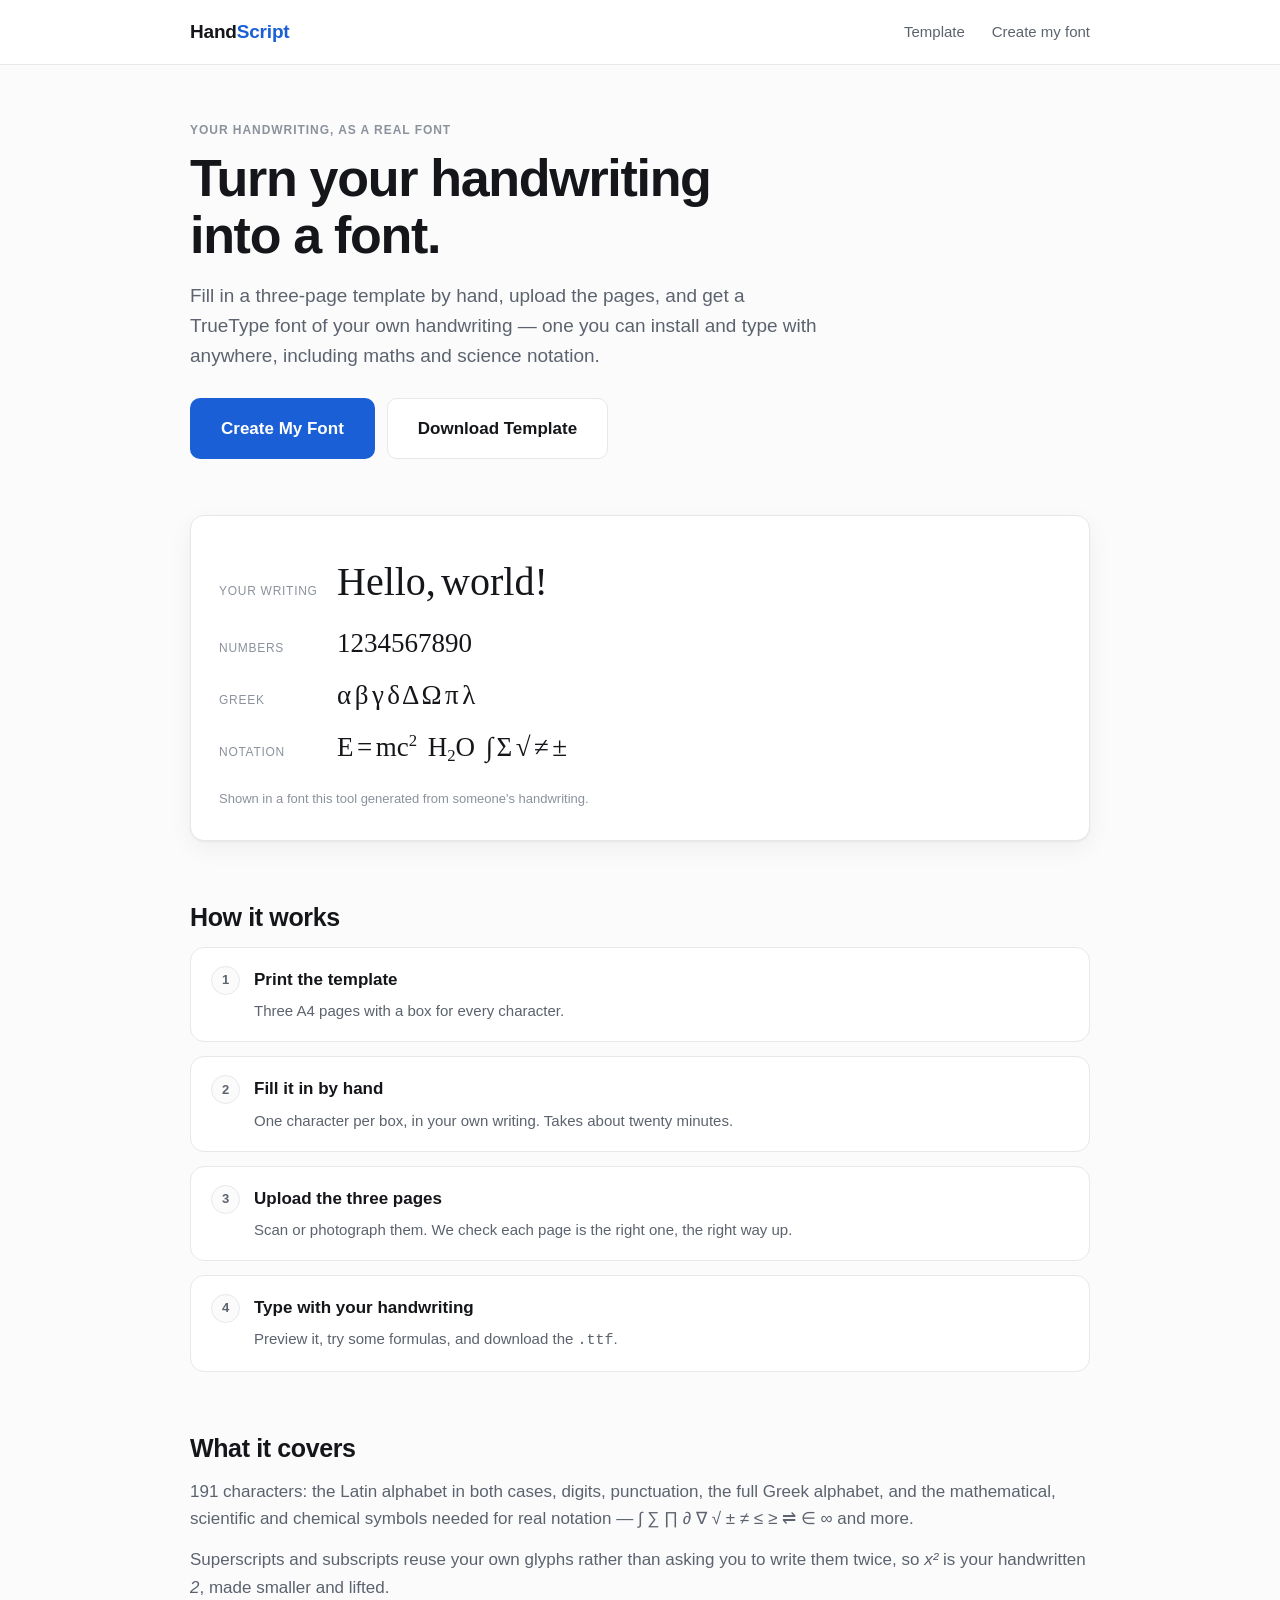
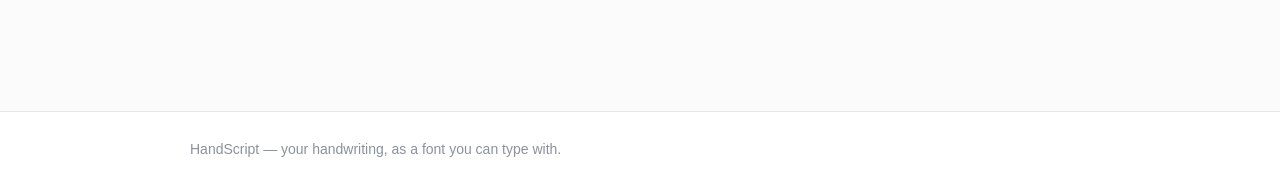
<file: frontend/index.html>
<!DOCTYPE html>
<html lang="en">
<head>
<meta charset="utf-8">
<meta name="viewport" content="width=device-width, initial-scale=1">
<title>HandScript — turn your handwriting into a font</title>
<link rel="stylesheet" href="css/app.css">
<script src="js/config.js"></script>
<script>
document.write(
  '<style>@font-face { font-family: "UserHand"; ' +
  'src: url("' + window.API_BASE + '/demo-font.ttf") format("truetype"); ' +
  'font-display: swap; }</style>'
);
</script>
</head>
<body>
<header class="site-header">
  <div class="wrap">
    <a class="brand" href="index.html">Hand<span>Script</span></a>
    <nav>
      <a href="template.html">Template</a>
      <a href="upload.html">Create my font</a>
    </nav>
  </div>
</header>

<main>
  <div class="wrap">
    <p class="eyebrow">Your handwriting, as a real font</p>
    <h1>Turn your handwriting<br>into a font.</h1>
    <p class="lead">
      Fill in a three-page template by hand, upload the pages, and get a
      TrueType font of your own handwriting — one you can install and type with
      anywhere, including maths and science notation.
    </p>

    <div class="btn-row">
      <a class="btn btn-lg" href="upload.html">Create My Font</a>
      <a class="btn btn-lg btn-secondary" id="template-link" href="#">Download Template</a>
    </div>

    <div class="section specimen">
      <div class="specimen-row"><span class="label">Your writing</span>
        <span class="hand">Hello, world!</span></div>
      <div class="specimen-row"><span class="label">Numbers</span>
        <span class="hand hand-sm">1234567890</span></div>
      <div class="specimen-row"><span class="label">Greek</span>
        <span class="hand hand-sm">α β γ δ Δ Ω π λ</span></div>
      <div class="specimen-row"><span class="label">Notation</span>
        <span class="hand hand-sm">E = mc<span class="sup">2</span> &nbsp; H<span class="sub">2</span>O &nbsp; ∫ Σ √ ≠ ±</span></div>
      <p style="margin:16px 0 0;font-size:13px;color:var(--faint)">
        Shown in a font this tool generated from someone's handwriting.
      </p>
    </div>

    <div class="section">
      <h2>How it works</h2>
      <div class="steps">
        <div class="step"><div><h3>Print the template</h3>
          <p>Three A4 pages with a box for every character.</p></div></div>
        <div class="step"><div><h3>Fill it in by hand</h3>
          <p>One character per box, in your own writing. Takes about twenty minutes.</p></div></div>
        <div class="step"><div><h3>Upload the three pages</h3>
          <p>Scan or photograph them. We check each page is the right one, the right way up.</p></div></div>
        <div class="step"><div><h3>Type with your handwriting</h3>
          <p>Preview it, try some formulas, and download the <code>.ttf</code>.</p></div></div>
      </div>
    </div>

    <div class="section">
      <h2>What it covers</h2>
      <p>
        191 characters: the Latin alphabet in both cases, digits, punctuation,
        the full Greek alphabet, and the mathematical, scientific and chemical
        symbols needed for real notation — ∫ ∑ ∏ ∂ ∇ √ ± ≠ ≤ ≥ ⇌ ∈ ∞ and more.
      </p>
      <p>
        Superscripts and subscripts reuse your own glyphs rather than asking you
        to write them twice, so <em>x²</em> is your handwritten <em>2</em>, made
        smaller and lifted.
      </p>
    </div>
  </div>
</main>

<footer>
  <div class="wrap">HandScript — your handwriting, as a font you can type with.</div>
</footer>

<script>
  document.getElementById("template-link").href = window.API_BASE + "/api/template.pdf";
</script>
</body>
</html>
</file>
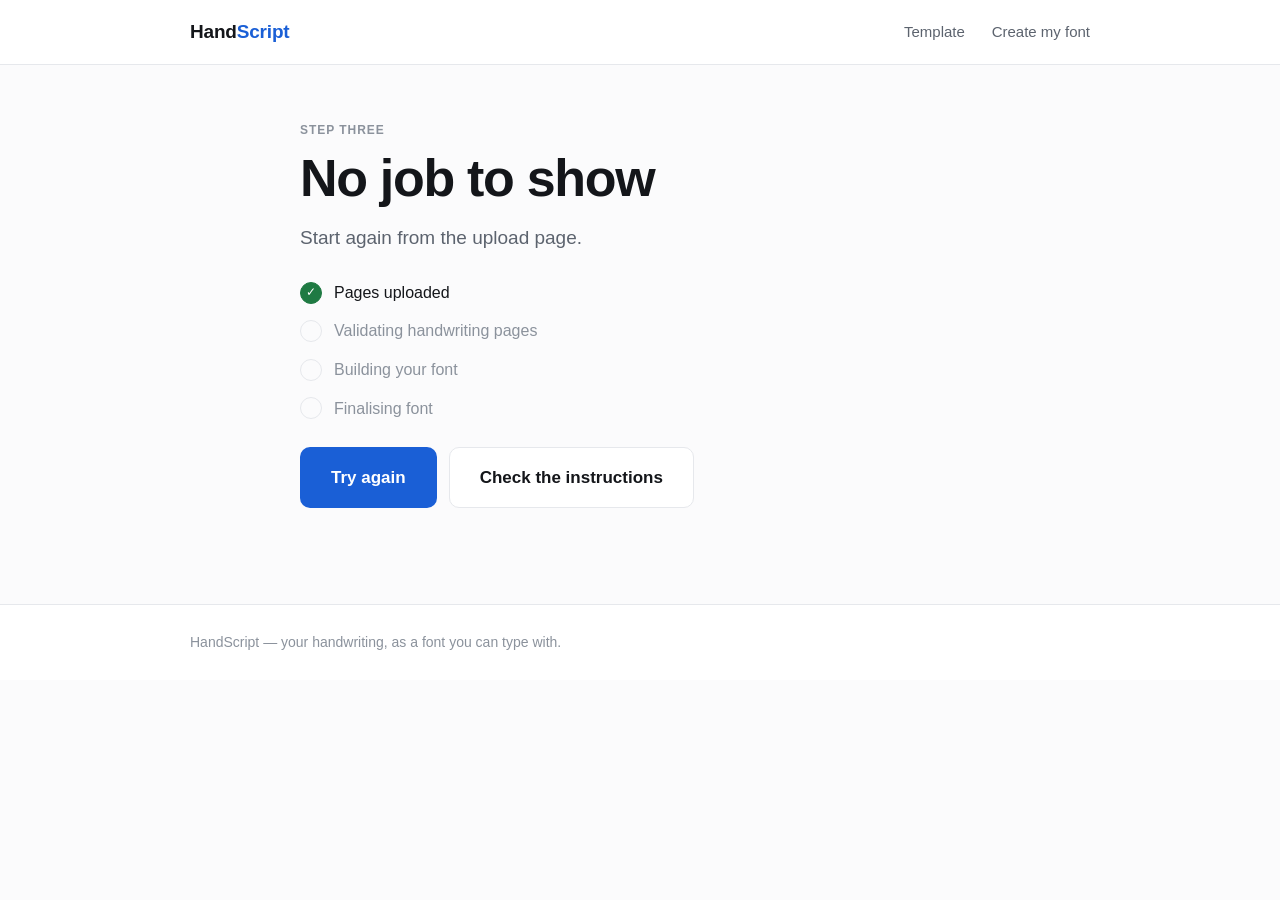
<file: frontend/build.html>
<!DOCTYPE html>
<html lang="en">
<head>
<meta charset="utf-8">
<meta name="viewport" content="width=device-width, initial-scale=1">
<title>Building your font — HandScript</title>
<link rel="stylesheet" href="css/app.css">
<script src="js/config.js"></script>
</head>
<body>
<header class="site-header">
  <div class="wrap">
    <a class="brand" href="index.html">Hand<span>Script</span></a>
    <nav>
      <a href="template.html">Template</a>
      <a href="upload.html">Create my font</a>
    </nav>
  </div>
</header>

<main>
  <div class="wrap narrow">
    <p class="eyebrow">Step three</p>
    <h1 id="headline">Building your font</h1>
    <p class="lead" id="subhead">This usually takes a few seconds.</p>

    <ul class="stages" id="stages">
      <li class="done" data-stage="uploaded"><span class="mark">✓</span> Pages uploaded</li>
      <li data-stage="validating"><span class="mark"></span> Validating handwriting pages</li>
      <li data-stage="building"><span class="mark"></span> Building your font</li>
      <li data-stage="finalising"><span class="mark"></span> Finalising font</li>
    </ul>

    <div id="build-error" class="notice notice-error hidden" style="margin-top:28px">
      <strong id="build-error-title">We could not build your font</strong>
      <div class="detail" id="build-error-detail"></div>
    </div>

    <div class="btn-row hidden" id="done-actions">
      <a class="btn btn-lg" id="studio-link" href="#">Open Font Studio</a>
    </div>
    <div class="btn-row hidden" id="fail-actions">
      <a class="btn btn-lg" href="upload.html">Try again</a>
      <a class="btn btn-lg btn-secondary" href="template.html">Check the instructions</a>
    </div>
  </div>
</main>

<footer>
  <div class="wrap">HandScript — your handwriting, as a font you can type with.</div>
</footer>
<script src="js/build.js"></script>
</body>
</html>
</file>
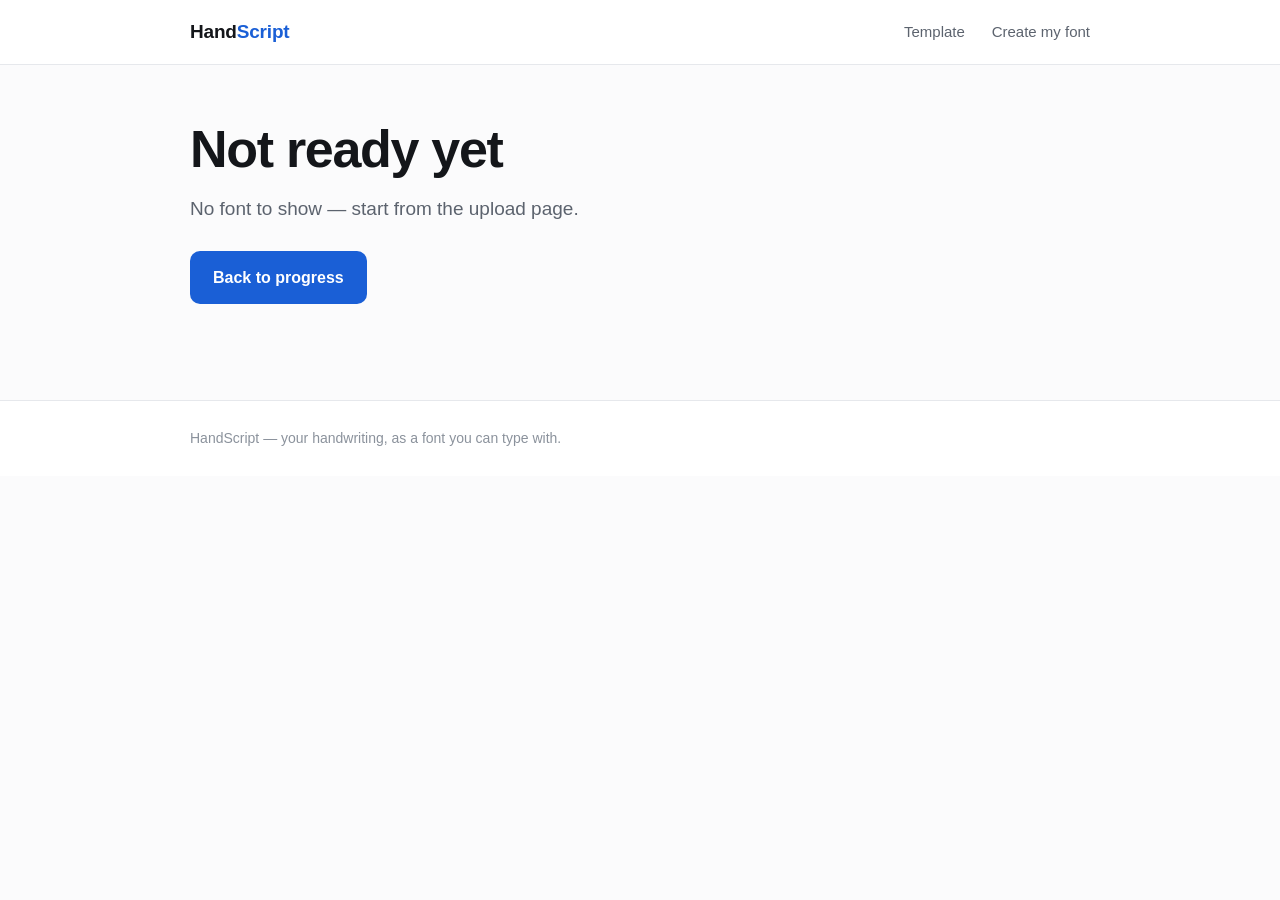
<file: frontend/studio.html>
<!DOCTYPE html>
<html lang="en">
<head>
<meta charset="utf-8">
<meta name="viewport" content="width=device-width, initial-scale=1">
<title>Font Studio — HandScript</title>
<link rel="stylesheet" href="css/app.css">
<script src="js/config.js"></script>
<script>
  /* The font is served once and applied here, same as the server-rendered
     version did - no request per keystroke. Job id comes from the query
     string (?job=<id>) since this is a static page with no server-side
     routing; injected this early so there is no flash of a fallback font. */
  (function () {
    var jobId = new URLSearchParams(window.location.search).get("job");
    if (jobId) {
      document.write(
        '<style>@font-face { font-family: "UserHand"; ' +
        'src: url("' + window.API_BASE + '/api/jobs/' + jobId + '/font.ttf") format("truetype"); ' +
        'font-display: swap; }</style>'
      );
    }
  })();
</script>
</head>
<body>
<header class="site-header">
  <div class="wrap">
    <a class="brand" href="index.html">Hand<span>Script</span></a>
    <nav>
      <a href="template.html">Template</a>
      <a href="upload.html">Create my font</a>
    </nav>
  </div>
</header>

<main>
  <div class="wrap">

    <!-- Shown only if the job id is missing, unknown, or not yet completed -
         the client-side equivalent of the old server-rendered not_ready.html.
         studio.js decides which of #studio-not-ready / #studio-content to
         show once it has actually asked the API. -->
    <div id="studio-not-ready" class="hidden">
      <h1>Not ready yet</h1>
      <p class="lead" id="not-ready-detail">This font is still being built.</p>
      <div class="btn-row">
        <a class="btn" id="not-ready-back" href="upload.html">Back to progress</a>
      </div>
    </div>

    <div id="studio-content" class="hidden">
      <p class="eyebrow">Your font is ready</p>
      <h1>Font Studio</h1>
      <p class="lead">
        This is <strong id="family-name"></strong>, built from your three pages.
        Type anything below to see it.
      </p>

      <div class="btn-row">
        <a class="btn btn-lg" id="download-link" href="#" download>Download My Font</a>
        <button class="btn btn-lg btn-secondary" id="copy-text" type="button">Copy my text</button>
      </div>

      <div class="section">
        <h2>Your handwriting</h2>
        <p>Type here and it appears in your own hand.</p>
        <textarea id="text-input" rows="3" placeholder="Type something here...">Hello, world! This is my handwriting.</textarea>
        <div class="output hand" id="text-output"></div>
      </div>

      <div class="section">
        <h2>Formula playground</h2>
        <p>
          Write notation the way you would say it. Superscripts and subscripts reuse
          your own glyphs, so nothing here was written twice.
        </p>
        <input type="text" id="formula-input" class="mono" value="{-b ± √{b^2-4ac}}/{2a}"
               placeholder="x^2 + y^2 = z^2">
        <div class="chips" id="examples">
          <button type="button" class="chip">E = mc^2</button>
          <button type="button" class="chip">H_2O</button>
          <button type="button" class="chip">SO_4^{2-}</button>
          <button type="button" class="chip">{a}/{b}</button>
          <button type="button" class="chip">√{x+1}</button>
          <button type="button" class="chip">Σ__{i=1}^^{n} x_i</button>
          <button type="button" class="chip">∫__{0}^^{∞} e^{-x} dx</button>
          <button type="button" class="chip">v^^{→}</button>
          <button type="button" class="chip">{lim}__{x→0}</button>
        </div>

        <div id="formula-error" class="notice notice-error hidden">
          <strong>That notation is not quite right</strong>
          <div class="detail" id="formula-error-detail"></div>
        </div>
        <div id="formula-missing" class="notice notice-warn hidden">
          <strong>Your font does not contain some of these characters</strong>
          <div class="detail" id="formula-missing-detail"></div>
        </div>

        <div class="output hand" id="formula-output"></div>
      </div>

      <div class="section">
        <h2>Specimen</h2>
        <p>Everything you wrote, so you can check it all came through.</p>
        <div class="specimen">
          <div class="specimen-row"><span class="label">Uppercase</span>
            <span class="hand hand-sm">A B C D E F G H I J K L M N O P Q R S T U V W X Y Z</span></div>
          <div class="specimen-row"><span class="label">Lowercase</span>
            <span class="hand hand-sm">a b c d e f g h i j k l m n o p q r s t u v w x y z</span></div>
          <div class="specimen-row"><span class="label">Numbers</span>
            <span class="hand hand-sm">0 1 2 3 4 5 6 7 8 9</span></div>
          <div class="specimen-row"><span class="label">Punctuation</span>
            <span class="hand hand-sm">. , ; : ! ? " ' - + = / % &amp; ( ) [ ] { } | &lt; &gt; * ~ # $ @</span></div>
          <div class="specimen-row"><span class="label">Greek small</span>
            <span class="hand hand-sm">α β γ δ ε ζ η θ ι κ λ μ ν ξ ο π ρ σ ς τ υ φ χ ψ ω</span></div>
          <div class="specimen-row"><span class="label">Greek capital</span>
            <span class="hand hand-sm">Α Β Γ Δ Ε Ζ Η Θ Ι Κ Λ Μ Ν Ξ Ο Π Ρ Σ Τ Υ Φ Χ Ψ Ω</span></div>
          <div class="specimen-row"><span class="label">Maths</span>
            <span class="hand hand-sm">× ÷ ± ∓ ≠ ≤ ≥ ≈ ≡ ∝ ∞ √ ∫ ∮ ∑ ∏ ∂ ∇ ħ ′ · ∴ ⇒ ⇌ ≪ ≫</span></div>
          <div class="specimen-row"><span class="label">Sets, arrows</span>
            <span class="hand hand-sm">∈ ⊂ ∪ ∩ ∅ ∀ ∃ ∠ ⊥ ∥ ⊕ ⊗ → ← ↔ ° – — … ‘ ’ “ ”</span></div>
        </div>
      </div>

      <div class="section">
        <h2>Installing it</h2>
        <div class="install">
          <div><strong>macOS</strong> — double-click the <code>.ttf</code>, then choose
            <em>Install Font</em> in Font Book.</div>
          <div><strong>Windows</strong> — right-click the <code>.ttf</code> and choose
            <em>Install</em>.</div>
          <div><strong>Linux</strong> — copy it into <code>~/.local/share/fonts</code>
            and run <code>fc-cache -f</code>.</div>
        </div>
        <p style="margin-top:14px">
          Once installed it appears as <strong id="family-name-2"></strong> in any word
          processor.
        </p>
      </div>
    </div>
  </div>
</main>

<footer>
  <div class="wrap">HandScript — your handwriting, as a font you can type with.</div>
</footer>
<script src="js/studio.js"></script>
</body>
</html>
</file>
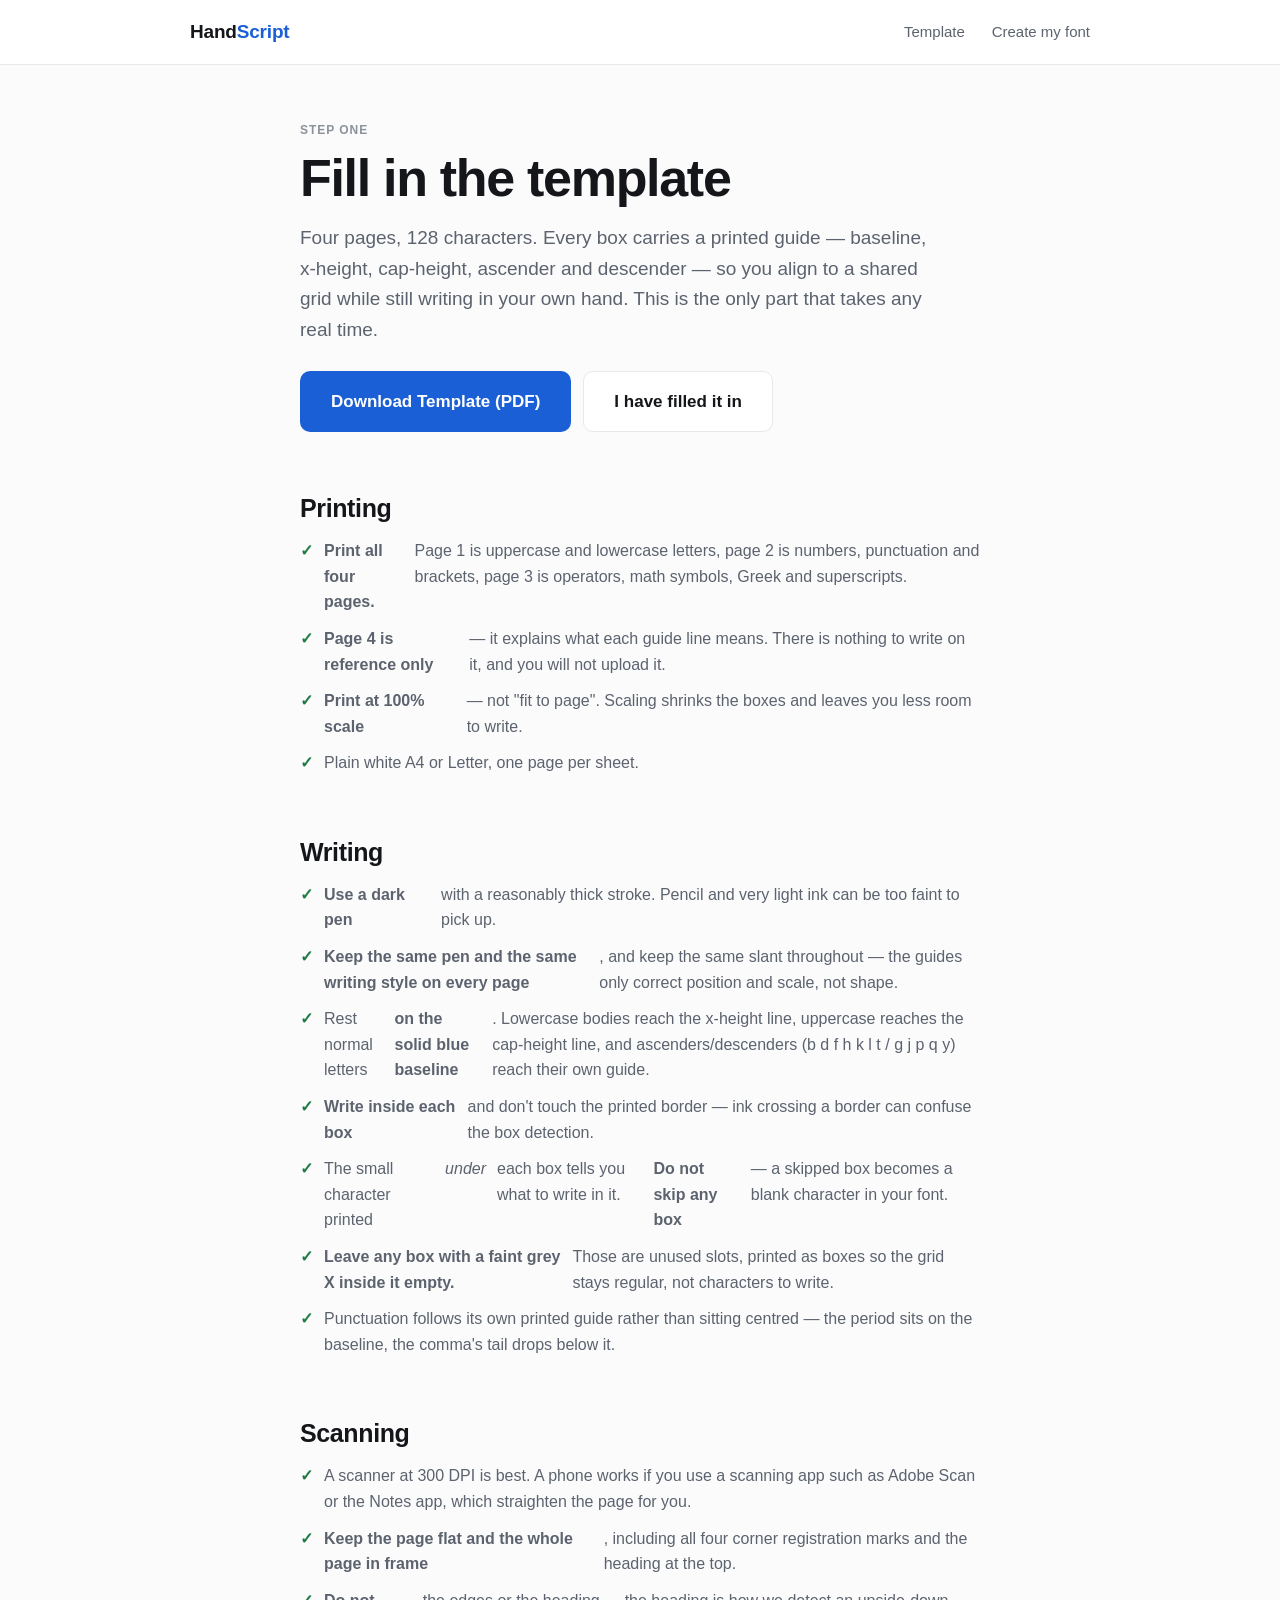
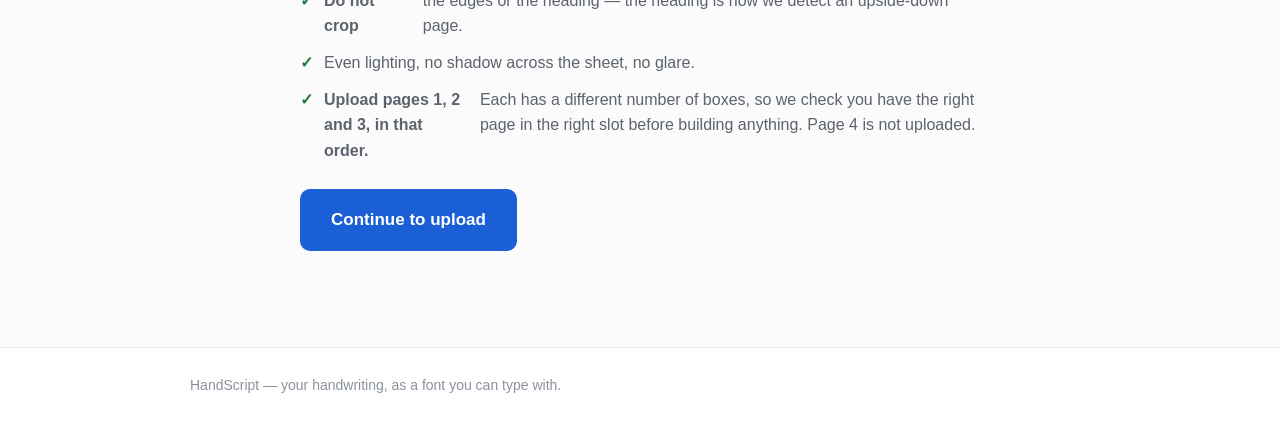
<file: frontend/template.html>
<!DOCTYPE html>
<html lang="en">
<head>
<meta charset="utf-8">
<meta name="viewport" content="width=device-width, initial-scale=1">
<title>The template — HandScript</title>
<link rel="stylesheet" href="css/app.css">
<script src="js/config.js"></script>
</head>
<body>
<header class="site-header">
  <div class="wrap">
    <a class="brand" href="index.html">Hand<span>Script</span></a>
    <nav>
      <a href="template.html">Template</a>
      <a href="upload.html">Create my font</a>
    </nav>
  </div>
</header>

<main>
  <div class="wrap narrow">
    <p class="eyebrow">Step one</p>
    <h1>Fill in the template</h1>
    <p class="lead">
      Four pages, 128 characters. Every box carries a printed guide — baseline,
      x-height, cap-height, ascender and descender — so you align to a shared
      grid while still writing in your own hand. This is the only part that
      takes any real time.
    </p>

    <div class="btn-row">
      <a class="btn btn-lg" id="template-link-top" href="#">Download Template (PDF)</a>
      <a class="btn btn-lg btn-secondary" href="upload.html">I have filled it in</a>
    </div>

    <div class="section">
      <h2>Printing</h2>
      <ul class="checklist">
        <li><strong>Print all four pages.</strong> Page 1 is uppercase and lowercase
          letters, page 2 is numbers, punctuation and brackets, page 3 is
          operators, math symbols, Greek and superscripts.</li>
        <li><strong>Page 4 is reference only</strong> — it explains what each guide
          line means. There is nothing to write on it, and you will not upload it.</li>
        <li><strong>Print at 100% scale</strong> — not "fit to page". Scaling shrinks
          the boxes and leaves you less room to write.</li>
        <li>Plain white A4 or Letter, one page per sheet.</li>
      </ul>
    </div>

    <div class="section">
      <h2>Writing</h2>
      <ul class="checklist">
        <li><strong>Use a dark pen</strong> with a reasonably thick stroke. Pencil and
          very light ink can be too faint to pick up.</li>
        <li><strong>Keep the same pen and the same writing style on every page</strong>,
          and keep the same slant throughout — the guides only correct position and
          scale, not shape.</li>
        <li>Rest normal letters <strong>on the solid blue baseline</strong>. Lowercase
          bodies reach the x-height line, uppercase reaches the cap-height line, and
          ascenders/descenders (b d f h k l t / g j p q y) reach their own guide.</li>
        <li><strong>Write inside each box</strong> and don't touch the printed
          border — ink crossing a border can confuse the box detection.</li>
        <li>The small character printed <em>under</em> each box tells you what to
          write in it. <strong>Do not skip any box</strong> — a skipped box becomes a
          blank character in your font.</li>
        <li><strong>Leave any box with a faint grey X inside it empty.</strong> Those
          are unused slots, printed as boxes so the grid stays regular, not
          characters to write.</li>
        <li>Punctuation follows its own printed guide rather than sitting centred —
          the period sits on the baseline, the comma's tail drops below it.</li>
      </ul>
    </div>

    <div class="section">
      <h2>Scanning</h2>
      <ul class="checklist">
        <li>A scanner at 300 DPI is best. A phone works if you use a scanning app
          such as Adobe Scan or the Notes app, which straighten the page for you.</li>
        <li><strong>Keep the page flat and the whole page in frame</strong>, including
          all four corner registration marks and the heading at the top.</li>
        <li><strong>Do not crop</strong> the edges or the heading — the heading is how
          we detect an upside-down page.</li>
        <li>Even lighting, no shadow across the sheet, no glare.</li>
        <li><strong>Upload pages 1, 2 and 3, in that order.</strong> Each has a
          different number of boxes, so we check you have the right page in the
          right slot before building anything. Page 4 is not uploaded.</li>
      </ul>
    </div>

    <div class="btn-row">
      <a class="btn btn-lg" href="upload.html">Continue to upload</a>
    </div>
  </div>
</main>

<footer>
  <div class="wrap">HandScript — your handwriting, as a font you can type with.</div>
</footer>

<script>
  document.getElementById("template-link-top").href = window.API_BASE + "/api/template.pdf";
</script>
</body>
</html>
</file>
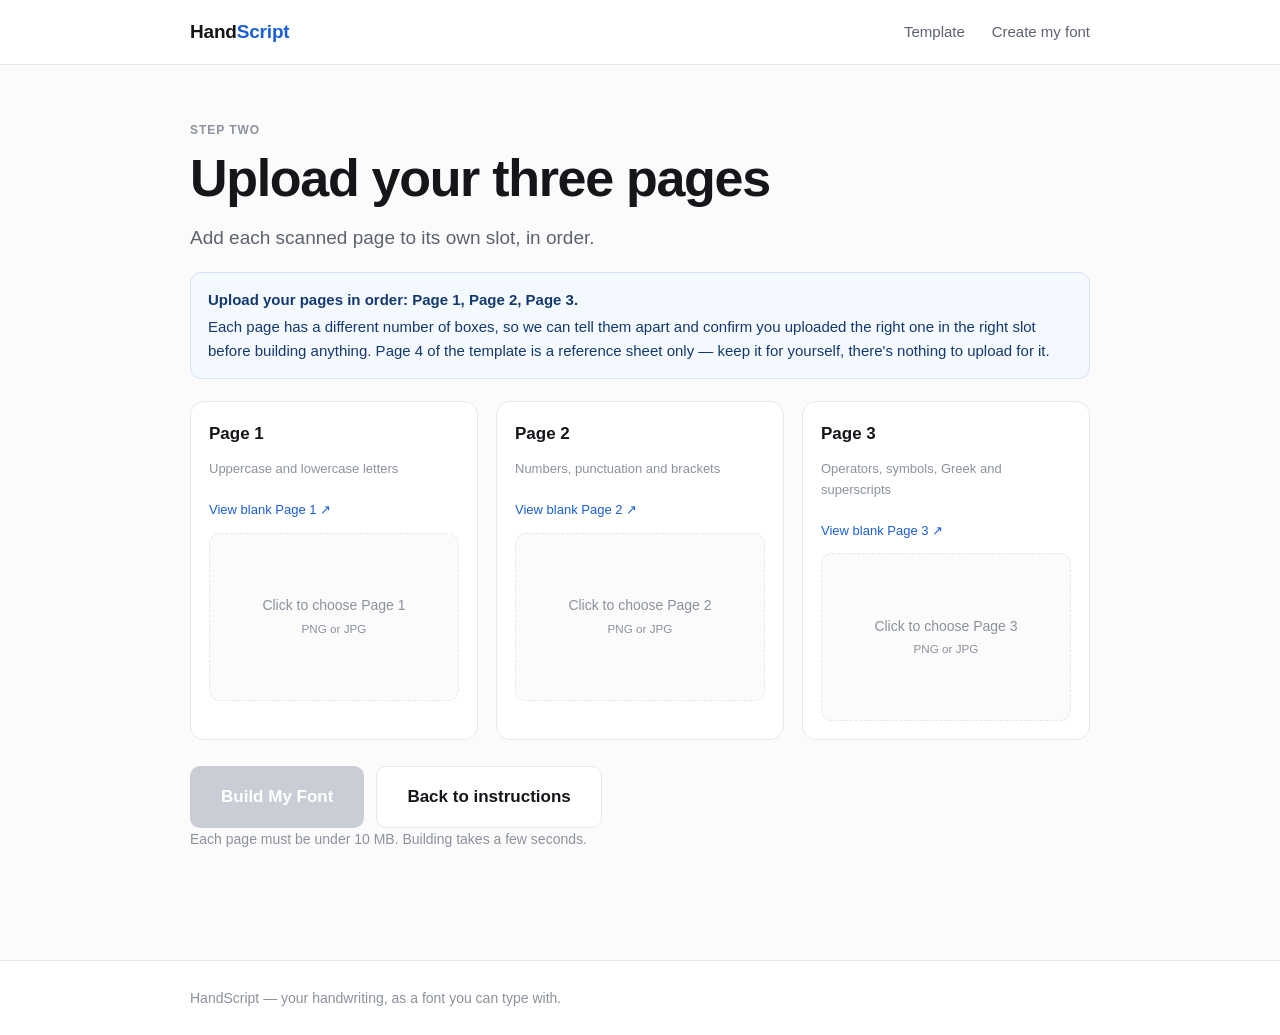
<file: frontend/upload.html>
<!DOCTYPE html>
<html lang="en">
<head>
<meta charset="utf-8">
<meta name="viewport" content="width=device-width, initial-scale=1">
<title>Upload your pages — HandScript</title>
<link rel="stylesheet" href="css/app.css">
<script src="js/config.js"></script>
</head>
<body>
<header class="site-header">
  <div class="wrap">
    <a class="brand" href="index.html">Hand<span>Script</span></a>
    <nav>
      <a href="template.html">Template</a>
      <a href="upload.html">Create my font</a>
    </nav>
  </div>
</header>

<main>
  <div class="wrap">
    <p class="eyebrow">Step two</p>
    <h1>Upload your three pages</h1>
    <p class="lead">Add each scanned page to its own slot, in order.</p>

    <div class="notice notice-info">
      <strong>Upload your pages in order: Page 1, Page 2, Page 3.</strong>
      Each page has a different number of boxes, so we can tell them apart and
      confirm you uploaded the right one in the right slot before building
      anything. Page 4 of the template is a reference sheet only — keep it for
      yourself, there's nothing to upload for it.
    </div>

    <form id="upload-form">
      <div class="grid grid-3" style="margin-top:22px">
        <div class="slot" data-slot="1">
          <h3>Page 1</h3>
          <p class="hint">Uppercase and lowercase letters</p>
          <a class="ref-link" href="assets/blank-page-1.png" target="_blank" rel="noopener">View blank Page 1 ↗</a>
          <label class="dropzone" for="file-1">
            <span class="placeholder">Click to choose Page 1<br><small>PNG or JPG</small></span>
            <img class="thumb hidden" alt="Page 1 preview">
          </label>
          <input type="file" id="file-1" accept="image/png,image/jpeg,image/bmp,image/tiff" class="hidden">
          <div class="slot-file hidden">
            <span class="filename"></span>
            <button type="button" class="remove">Remove</button>
          </div>
        </div>
        <div class="slot" data-slot="2">
          <h3>Page 2</h3>
          <p class="hint">Numbers, punctuation and brackets</p>
          <a class="ref-link" href="assets/blank-page-2.png" target="_blank" rel="noopener">View blank Page 2 ↗</a>
          <label class="dropzone" for="file-2">
            <span class="placeholder">Click to choose Page 2<br><small>PNG or JPG</small></span>
            <img class="thumb hidden" alt="Page 2 preview">
          </label>
          <input type="file" id="file-2" accept="image/png,image/jpeg,image/bmp,image/tiff" class="hidden">
          <div class="slot-file hidden">
            <span class="filename"></span>
            <button type="button" class="remove">Remove</button>
          </div>
        </div>
        <div class="slot" data-slot="3">
          <h3>Page 3</h3>
          <p class="hint">Operators, symbols, Greek and superscripts</p>
          <a class="ref-link" href="assets/blank-page-3.png" target="_blank" rel="noopener">View blank Page 3 ↗</a>
          <label class="dropzone" for="file-3">
            <span class="placeholder">Click to choose Page 3<br><small>PNG or JPG</small></span>
            <img class="thumb hidden" alt="Page 3 preview">
          </label>
          <input type="file" id="file-3" accept="image/png,image/jpeg,image/bmp,image/tiff" class="hidden">
          <div class="slot-file hidden">
            <span class="filename"></span>
            <button type="button" class="remove">Remove</button>
          </div>
        </div>
      </div>

      <div id="upload-error" class="notice notice-error hidden">
        <strong id="upload-error-title">Something went wrong</strong>
        <div class="detail" id="upload-error-detail"></div>
      </div>

      <div class="btn-row">
        <button type="submit" class="btn btn-lg" id="build" disabled>Build My Font</button>
        <a class="btn btn-lg btn-secondary" href="template.html">Back to instructions</a>
      </div>
      <p style="font-size:14px;color:var(--faint)">
        Each page must be under 10 MB. Building takes a few seconds.
      </p>
    </form>
  </div>
</main>

<footer>
  <div class="wrap">HandScript — your handwriting, as a font you can type with.</div>
</footer>
<script src="js/upload.js"></script>
</body>
</html>
</file>
<file: frontend/css/app.css>
/* HandScript - one stylesheet, no build step.

   The handwriting is the thing worth looking at, so the interface around it
   stays quiet: white ground, one accent, generous space, few borders. */

:root {
  --ink: #14161a;
  --muted: #5c636e;
  --faint: #8b929c;
  --line: #e6e8ec;
  --surface: #ffffff;
  --ground: #fbfbfc;
  --accent: #1a5fd6;
  --accent-dark: #1449a6;
  --danger: #b3261e;
  --danger-bg: #fdf3f2;
  --warn: #8a5a00;
  --warn-bg: #fff8e8;
  --ok: #1f7a43;
  --radius: 14px;
  --shadow: 0 1px 2px rgba(20, 22, 26, 0.05), 0 8px 24px rgba(20, 22, 26, 0.05);
  --ui: -apple-system, BlinkMacSystemFont, "Segoe UI", Roboto, Helvetica, Arial,
    sans-serif;
}

* { box-sizing: border-box; }

body {
  margin: 0;
  background: var(--ground);
  color: var(--ink);
  font-family: var(--ui);
  font-size: 17px;
  line-height: 1.6;
  -webkit-font-smoothing: antialiased;
}

.wrap { max-width: 940px; margin: 0 auto; padding: 0 20px; }
.narrow { max-width: 720px; }

/* ---------- header ---------- */

.site-header {
  border-bottom: 1px solid var(--line);
  background: var(--surface);
  position: sticky;
  top: 0;
  z-index: 10;
}
.site-header .wrap {
  display: flex;
  align-items: center;
  justify-content: space-between;
  height: 64px;
}
.brand {
  font-weight: 650;
  font-size: 19px;
  letter-spacing: -0.01em;
  text-decoration: none;
  color: var(--ink);
}
.brand span { color: var(--accent); }
.site-header nav a {
  color: var(--muted);
  text-decoration: none;
  margin-left: 22px;
  font-size: 15px;
}
.site-header nav a:hover { color: var(--ink); }

/* ---------- type ---------- */

h1 {
  font-size: clamp(34px, 5.5vw, 52px);
  line-height: 1.1;
  letter-spacing: -0.025em;
  margin: 0 0 16px;
  font-weight: 680;
}
h2 {
  font-size: 25px;
  letter-spacing: -0.015em;
  margin: 0 0 10px;
  font-weight: 640;
}
h3 { font-size: 17px; margin: 0 0 6px; font-weight: 620; }
p { margin: 0 0 14px; color: var(--muted); }
.lead { font-size: 19px; color: var(--muted); max-width: 60ch; }
.eyebrow {
  text-transform: uppercase;
  letter-spacing: 0.08em;
  font-size: 12px;
  font-weight: 650;
  color: var(--faint);
  margin-bottom: 10px;
}

/* ---------- layout ---------- */

main { padding: 56px 0 96px; }
.section { margin-top: 56px; }
.card {
  background: var(--surface);
  border: 1px solid var(--line);
  border-radius: var(--radius);
  padding: 24px;
}
.grid { display: grid; gap: 18px; }
.grid-3 { grid-template-columns: repeat(3, 1fr); }

/* ---------- buttons ---------- */

.btn {
  display: inline-flex;
  align-items: center;
  justify-content: center;
  gap: 8px;
  padding: 13px 22px;
  border-radius: 10px;
  border: 1px solid transparent;
  background: var(--accent);
  color: #fff;
  font: inherit;
  font-weight: 600;
  font-size: 16px;
  text-decoration: none;
  cursor: pointer;
  transition: background 0.15s ease;
}
.btn:hover { background: var(--accent-dark); }
.btn[disabled] { background: #c8cdd6; cursor: not-allowed; }
.btn-secondary {
  background: var(--surface);
  color: var(--ink);
  border-color: var(--line);
}
.btn-secondary:hover { background: var(--ground); }
.btn-lg { padding: 16px 30px; font-size: 17px; }
.btn-row { display: flex; flex-wrap: wrap; gap: 12px; margin-top: 26px; }

/* ---------- handwriting ---------- */

.specimen {
  background: var(--surface);
  border: 1px solid var(--line);
  border-radius: var(--radius);
  padding: 30px 28px;
  box-shadow: var(--shadow);
}
.hand {
  font-family: "UserHand", Georgia, serif;
  font-size: 40px;
  line-height: 1.55;
  color: var(--ink);
  word-spacing: -0.12em;
}
.hand-sm { font-size: 27px; }
.specimen-row { display: flex; gap: 10px; align-items: baseline; padding: 5px 0; }
.specimen-row .label {
  font-family: var(--ui);
  font-size: 12px;
  color: var(--faint);
  width: 108px;
  flex: none;
  text-transform: uppercase;
  letter-spacing: 0.06em;
}

/* ---------- steps ---------- */

.steps { counter-reset: step; display: grid; gap: 14px; }
.step {
  display: flex;
  gap: 14px;
  align-items: flex-start;
  background: var(--surface);
  border: 1px solid var(--line);
  border-radius: var(--radius);
  padding: 18px 20px;
}
.step::before {
  counter-increment: step;
  content: counter(step);
  flex: none;
  width: 27px;
  height: 27px;
  border-radius: 50%;
  background: var(--ground);
  border: 1px solid var(--line);
  color: var(--muted);
  font-size: 13px;
  font-weight: 650;
  display: grid;
  place-items: center;
}
.step p { margin: 2px 0 0; font-size: 15px; }

.checklist { list-style: none; padding: 0; margin: 0; display: grid; gap: 11px; }
.checklist li {
  display: flex;
  gap: 11px;
  align-items: flex-start;
  color: var(--muted);
  font-size: 16px;
}
.checklist li::before {
  content: "✓";
  color: var(--ok);
  font-weight: 700;
  flex: none;
}

/* ---------- upload ---------- */

.slot {
  background: var(--surface);
  border: 1px solid var(--line);
  border-radius: var(--radius);
  padding: 18px;
  display: flex;
  flex-direction: column;
  gap: 12px;
}
.slot.filled { border-color: #bcd3f7; }
.slot.invalid { border-color: #eec4c1; background: var(--danger-bg); }
.slot h3 { margin: 0; }
.slot .hint { font-size: 13px; color: var(--faint); }
.ref-link {
  font-size: 13px;
  color: var(--accent);
  text-decoration: none;
  margin-top: -6px;
}
.ref-link:hover { text-decoration: underline; }
.dropzone {
  border: 1.5px dashed var(--line);
  border-radius: 11px;
  min-height: 168px;
  display: grid;
  place-items: center;
  text-align: center;
  padding: 14px;
  cursor: pointer;
  color: var(--faint);
  font-size: 14px;
  background: var(--ground);
}
.dropzone:hover { border-color: var(--accent); color: var(--accent); }
.dropzone img { max-width: 100%; max-height: 210px; border-radius: 7px; }
.slot-file {
  display: flex;
  justify-content: space-between;
  align-items: center;
  gap: 10px;
  font-size: 13px;
  color: var(--muted);
}
.slot-file button {
  background: none;
  border: none;
  color: var(--accent);
  cursor: pointer;
  font: inherit;
  font-size: 13px;
  padding: 0;
}
.filename {
  overflow: hidden;
  text-overflow: ellipsis;
  white-space: nowrap;
  max-width: 60%;
}

/* ---------- notices ---------- */

.notice {
  border-radius: 11px;
  padding: 15px 17px;
  font-size: 15px;
  border: 1px solid;
  margin: 18px 0;
}
.notice-info { background: #f4f8ff; border-color: #d6e4fb; color: #14396f; }
.notice-warn { background: var(--warn-bg); border-color: #f0dcae; color: var(--warn); }
.notice-error { background: var(--danger-bg); border-color: #f0cbc7; color: var(--danger); }
.notice strong { display: block; margin-bottom: 3px; }
.notice .detail {
  margin-top: 7px;
  font-family: ui-monospace, SFMono-Regular, Menlo, monospace;
  font-size: 13px;
  line-height: 1.5;
  color: inherit;
  opacity: 0.92;
}
.hidden { display: none !important; }

/* ---------- progress ---------- */

.stages { list-style: none; padding: 0; margin: 26px 0 0; display: grid; gap: 13px; }
.stages li {
  display: flex;
  gap: 12px;
  align-items: center;
  color: var(--faint);
  font-size: 16px;
}
.stages li .mark {
  width: 22px;
  height: 22px;
  border-radius: 50%;
  border: 1.5px solid var(--line);
  display: grid;
  place-items: center;
  font-size: 12px;
  flex: none;
}
.stages li.done { color: var(--ink); }
.stages li.done .mark { background: var(--ok); border-color: var(--ok); color: #fff; }
.stages li.active { color: var(--ink); font-weight: 560; }
.stages li.active .mark { border-color: var(--accent); color: var(--accent); }

.spinner {
  width: 15px;
  height: 15px;
  border: 2px solid var(--line);
  border-top-color: var(--accent);
  border-radius: 50%;
  animation: spin 0.8s linear infinite;
}
@keyframes spin { to { transform: rotate(360deg); } }
@media (prefers-reduced-motion: reduce) {
  .spinner { animation: none; }
}

/* ---------- studio ---------- */

textarea,
input[type="text"] {
  width: 100%;
  border: 1px solid var(--line);
  border-radius: 11px;
  padding: 14px 15px;
  font: inherit;
  color: var(--ink);
  background: var(--surface);
  resize: vertical;
}
textarea:focus,
input[type="text"]:focus {
  outline: 2px solid #cfe0fb;
  border-color: var(--accent);
}
.mono {
  font-family: ui-monospace, SFMono-Regular, Menlo, monospace;
  font-size: 15px;
}
.output {
  margin-top: 16px;
  padding: 22px;
  border: 1px solid var(--line);
  border-radius: 11px;
  background: var(--surface);
  min-height: 96px;
}
.chips { display: flex; flex-wrap: wrap; gap: 8px; margin-top: 12px; }
.chip {
  border: 1px solid var(--line);
  background: var(--surface);
  border-radius: 999px;
  padding: 6px 13px;
  font-family: ui-monospace, SFMono-Regular, Menlo, monospace;
  font-size: 13px;
  color: var(--muted);
  cursor: pointer;
}
.chip:hover { border-color: var(--accent); color: var(--accent); }
.install { display: grid; gap: 10px; margin-top: 14px; font-size: 15px; }
.install code {
  font-family: ui-monospace, SFMono-Regular, Menlo, monospace;
  font-size: 13px;
  background: var(--ground);
  padding: 2px 6px;
  border-radius: 5px;
}

/* ---------- notation ----------

   These four rules must agree with handwrite/renderer.py, which is what
   produces the markup the preview endpoint returns. The numbers are its
   SCRIPT_SCALE, SUPER_RAISE, SUB_DROP, STACKED_SCALE and RULE_THICKNESS;
   a test compares them against the backend so the two cannot drift. */

.sup { font-size: 0.62em; vertical-align: 0.62em; }
.sub { font-size: 0.62em; vertical-align: -0.28em; }

.frac {
  display: inline-block;
  vertical-align: middle;
  text-align: center;
  font-size: 0.78em;
  line-height: 1.15;
}
.frac .num {
  display: block;
  padding: 0 0.15em;
  border-bottom: 0.055em solid currentColor;
}
.frac .den { display: block; padding: 0 0.15em; }

.radical .radicand {
  border-top: 0.055em solid currentColor;
  padding: 0 0.1em 0 0.05em;
  margin-left: 0.02em;
}

.stack {
  display: inline-block;
  vertical-align: middle;
  text-align: center;
  line-height: 1.05;
}
.stack .over,
.stack .under { display: block; font-size: 0.78em; }
.stack .base { display: block; }

/* ---------- footer ---------- */

footer {
  border-top: 1px solid var(--line);
  padding: 26px 0;
  color: var(--faint);
  font-size: 14px;
  background: var(--surface);
}

/* ---------- responsive ---------- */

@media (max-width: 860px) {
  .grid-3 { grid-template-columns: 1fr; }
  main { padding: 36px 0 64px; }
  .hand { font-size: 32px; }
  .specimen-row { flex-direction: column; gap: 2px; }
  .specimen-row .label { width: auto; }
}
@media (max-width: 560px) {
  body { font-size: 16px; }
  .site-header nav a { margin-left: 14px; font-size: 14px; }
  .btn { width: 100%; }
  .btn-row { flex-direction: column; }
}
</file>
